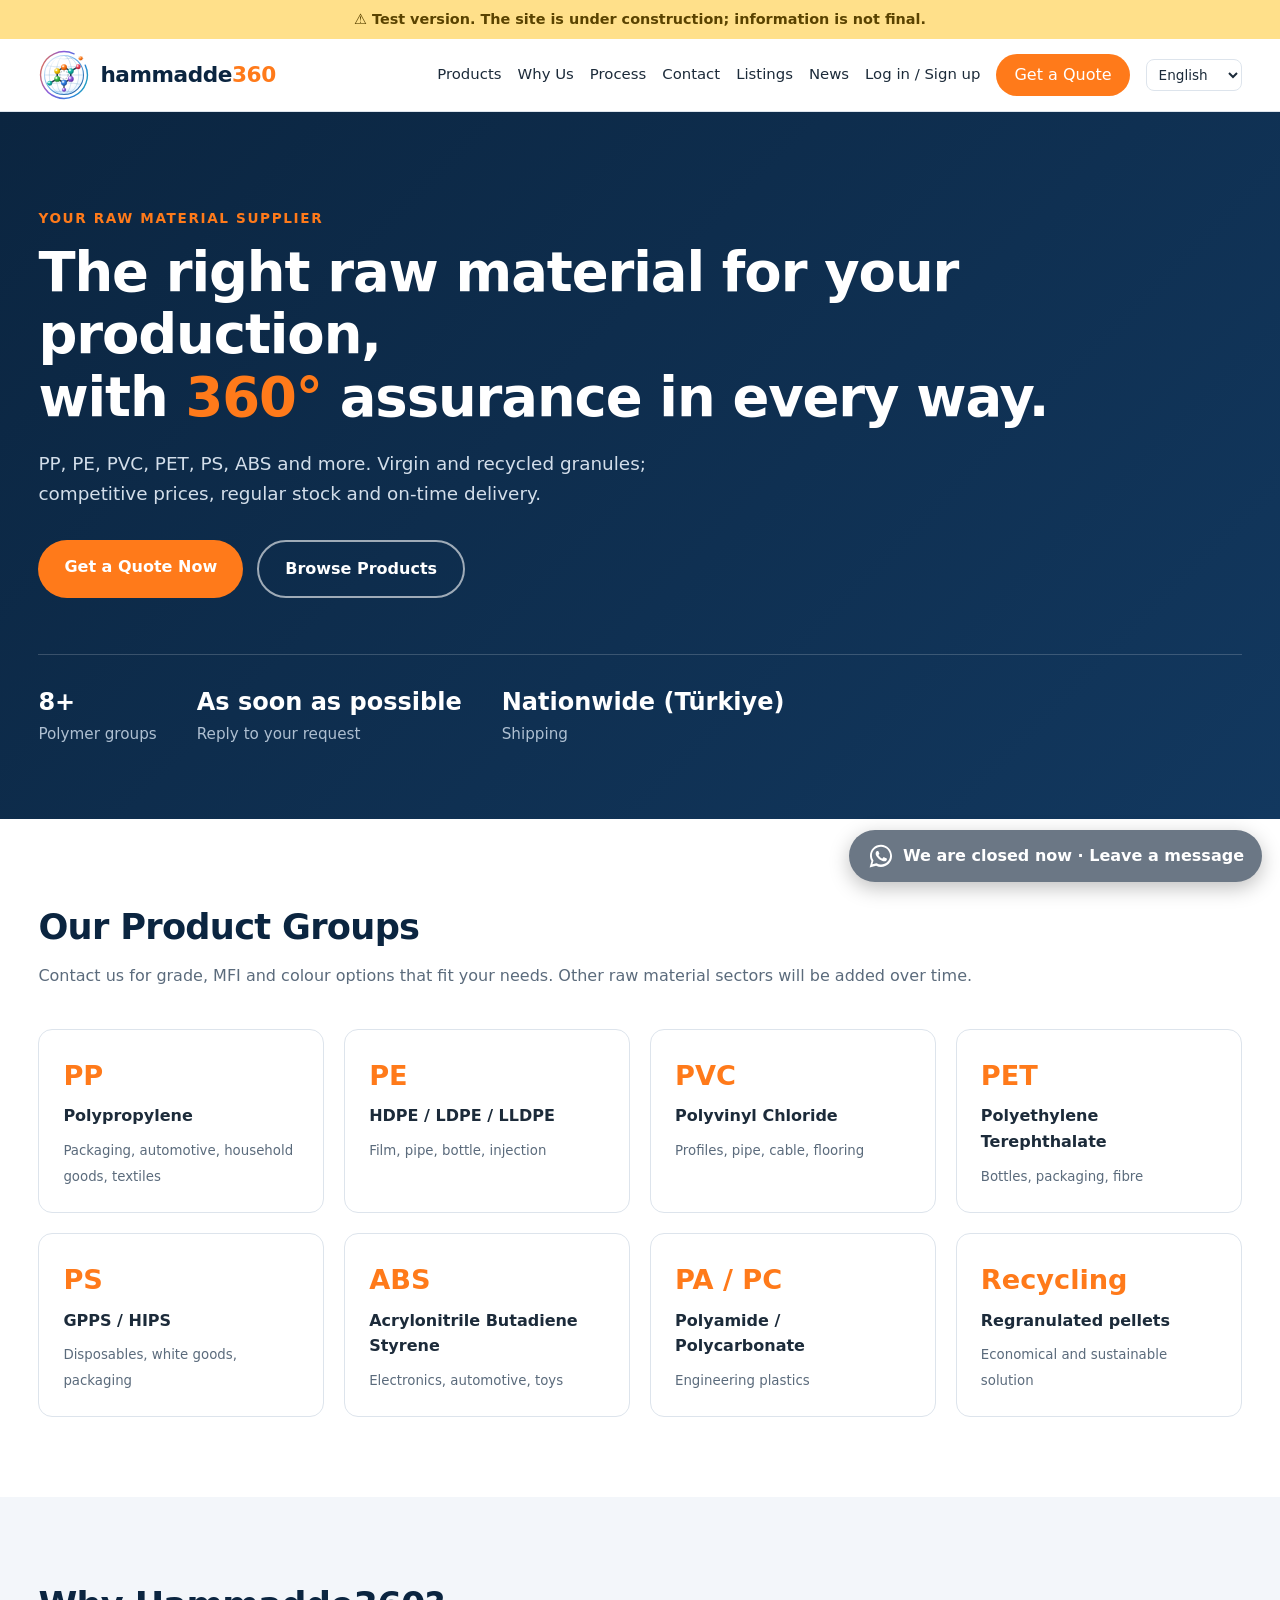
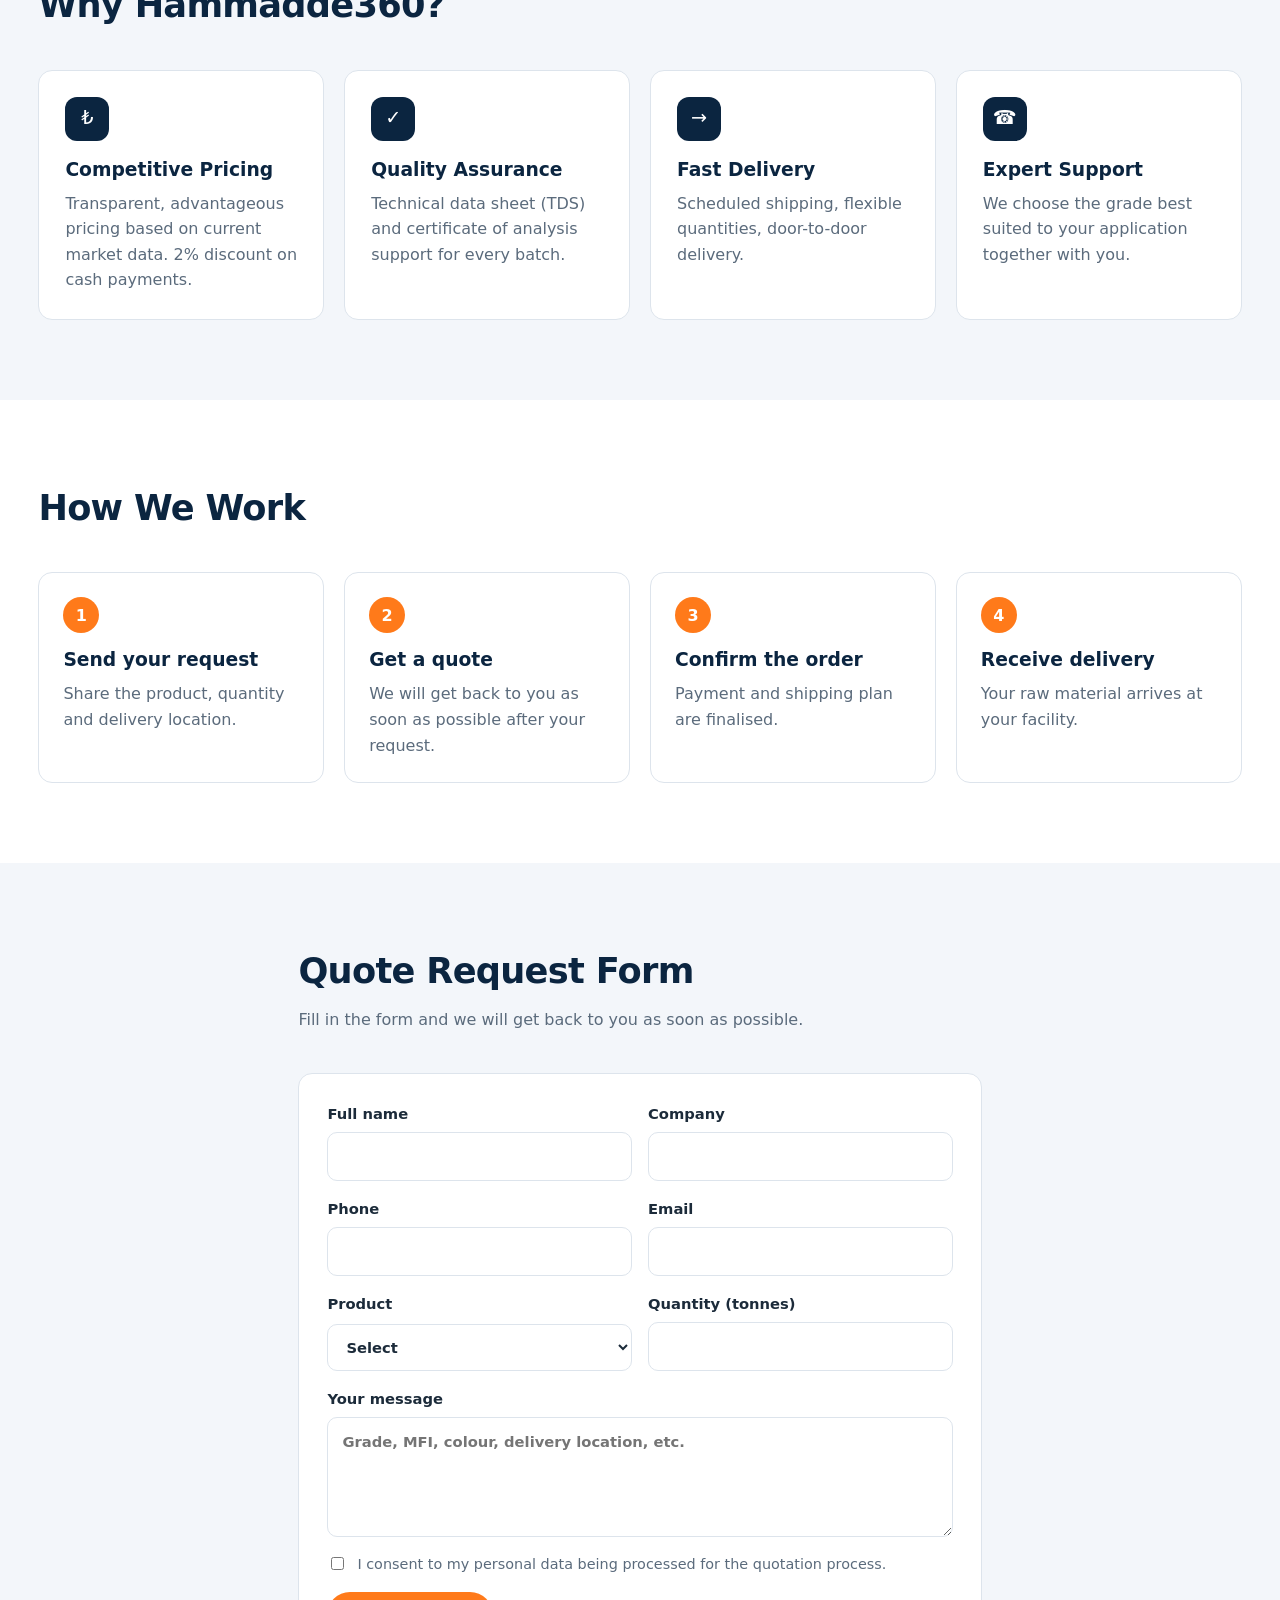
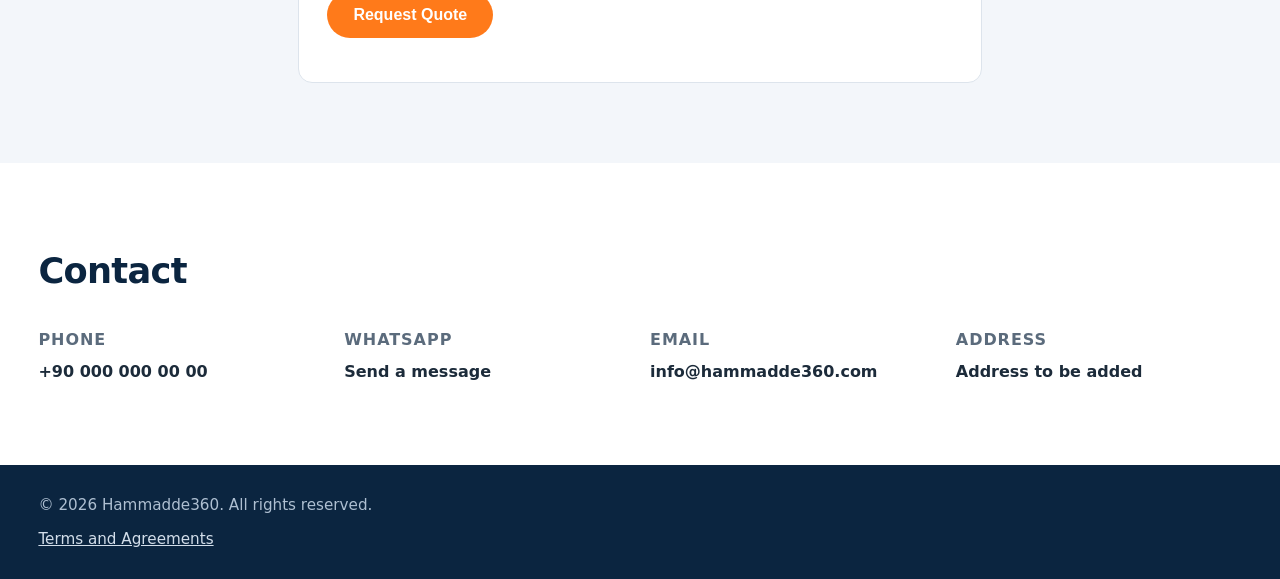
<file: index.html>
<!doctype html>
<html lang="tr">
<head>
  <meta charset="utf-8">
  <meta name="viewport" content="width=device-width, initial-scale=1">
  <meta name="robots" content="noindex, nofollow">
  <title>Hammadde360 | Hammadde Tedariği</title>
  <meta name="description" content="Hammadde360: PP, PE, PVC, PET, PS, ABS, PA ve geri dönüşümlü plastik hammadde satışı. Rekabetçi fiyat, hızlı teslimat, kaliteli tedarik.">
  <link rel="icon" type="image/svg+xml" href="img/logo.svg">
  <link rel="stylesheet" href="css/style.css">
  <script src="js/i18n-ru.js"></script>
  <script src="js/i18n.js"></script>
</head>
<body>

<div class="test-banner" role="note">⚠ Test yayınıdır. Site yapım aşamasındadır, bilgiler kesinleşmemiştir.</div>

<header class="header" id="top">
  <div class="container nav">
    <a href="#top" class="logo" aria-label="Hammadde360 ana sayfa"><img src="img/logo.svg" alt="" width="52" height="52"><span class="logo-text">hammadde<span>360</span></span></a>
    <button class="menu-btn" aria-label="Menüyü aç" aria-expanded="false">☰</button>
    <nav class="menu" id="menu">
      <a href="#urunler">Ürünler</a>
      <a href="#neden">Neden Biz</a>
      <a href="#surec">Süreç</a>
      <a href="#iletisim">İletişim</a>
      <a href="ilanlar.html">İlanlar</a>
      <a href="haberler.html">Haberler</a>
      <a href="giris.html">Giriş / Üye Ol</a>
      <a href="#teklif" class="btn btn-sm">Teklif Al</a>
    </nav>
  </div>
</header>

<main>
  <section class="hero">
    <div class="container hero-inner">
      <p class="eyebrow">Hammadde Tedarikçiniz</p>
      <h1 data-i18n-html="HERO_H1">Üretiminiz için doğru hammadde,<br>her yönüyle <em>360°</em> güvence.</h1>
      <p class="lead">PP, PE, PVC, PET, PS, ABS ve daha fazlası. Birincil ve geri dönüşümlü granüller; rekabetçi fiyat, düzenli stok ve zamanında teslimat.</p>
      <div class="hero-cta">
        <a href="#teklif" class="btn">Hemen Teklif Alın</a>
        <a href="#urunler" class="btn btn-ghost">Ürünleri İnceleyin</a>
      </div>
      <ul class="stats">
        <li><strong>8+</strong><span>Polimer grubu</span></li>
        <li><strong>En kısa sürede</strong><span>Talebinize dönüş</span></li>
        <li><strong>Türkiye geneli</strong><span>Sevkiyat</span></li>
      </ul>
    </div>
  </section>

  <section class="section" id="urunler">
    <div class="container">
      <h2>Ürün Gruplarımız</h2>
      <p class="sub">İhtiyacınıza uygun kalite, MFI ve renk seçenekleri için bizimle iletişime geçin. Diğer hammadde sektörleri zamanla eklenecektir.</p>
      <div class="grid products">
        <article class="card"><h3>PP</h3><p>Polipropilen</p><small>Ambalaj, otomotiv, ev eşyası, tekstil</small></article>
        <article class="card"><h3>PE</h3><p>HDPE / LDPE / LLDPE</p><small>Film, boru, şişe, enjeksiyon</small></article>
        <article class="card"><h3>PVC</h3><p>Polivinil Klorür</p><small>Profil, boru, kablo, zemin</small></article>
        <article class="card"><h3>PET</h3><p>Polietilen Tereftalat</p><small>Şişe, ambalaj, elyaf</small></article>
        <article class="card"><h3>PS</h3><p>GPPS / HIPS</p><small>Tek kullanımlık, beyaz eşya, ambalaj</small></article>
        <article class="card"><h3>ABS</h3><p>Akrilonitril Bütadien Stiren</p><small>Elektronik, otomotiv, oyuncak</small></article>
        <article class="card"><h3>PA / PC</h3><p>Poliamid / Polikarbonat</p><small>Mühendislik plastikleri</small></article>
        <article class="card"><h3>Geri Dönüşüm</h3><p>Rejenere granül</p><small>Ekonomik ve sürdürülebilir çözüm</small></article>
      </div>
    </div>
  </section>

  <section class="section alt" id="neden">
    <div class="container">
      <h2>Neden Hammadde360?</h2>
      <div class="grid features">
        <div class="feature"><div class="ico">₺</div><h3>Rekabetçi Fiyat</h3><p>Güncel piyasa verileriyle şeffaf ve avantajlı fiyatlandırma. Nakit ödemelerde %2 iskonto.</p></div>
        <div class="feature"><div class="ico">✓</div><h3>Kalite Güvencesi</h3><p>Her partide teknik veri sayfası (TDS) ve analiz sertifikası desteği.</p></div>
        <div class="feature"><div class="ico">→</div><h3>Hızlı Teslimat</h3><p>Planlı sevkiyat, esnek miktar seçenekleri, kapıya teslim.</p></div>
        <div class="feature"><div class="ico">☎</div><h3>Uzman Destek</h3><p>Uygulamanıza en uygun kaliteyi birlikte seçiyoruz.</p></div>
      </div>
    </div>
  </section>

  <section class="section" id="surec">
    <div class="container">
      <h2>Nasıl Çalışıyoruz?</h2>
      <ol class="steps">
        <li><b>1</b><h3>Talebinizi iletin</h3><p>Ürün, miktar ve teslim yerini paylaşın.</p></li>
        <li><b>2</b><h3>Teklif alın</h3><p>Talebinizde en kısa sürede dönüş sağlanacaktır.</p></li>
        <li><b>3</b><h3>Siparişi onaylayın</h3><p>Ödeme ve sevkiyat planı netleşir.</p></li>
        <li><b>4</b><h3>Teslim alın</h3><p>Hammaddeniz tesisinize ulaşır.</p></li>
      </ol>
    </div>
  </section>

  <section class="section" id="haberler" hidden>
    <div class="container">
      <h2>Sektörden Haberler</h2>
      <p class="sub">Plastik sektöründen güncel haberler</p>
      <div id="home-news" class="newslist"></div>
      <p><a class="btn btn-sm" href="haberler.html">Tüm haberler</a></p>
    </div>
  </section>

  <section class="section alt" id="teklif">
    <div class="container narrow">
      <h2>Teklif Talep Formu</h2>
      <p class="sub">Formu doldurun, size en kısa sürede dönüş yapalım.</p>
      <form id="quote-form" class="form" novalidate>
        <div class="row">
          <label>Ad Soyad<input name="ad" required autocomplete="name"></label>
          <label>Firma<input name="firma" autocomplete="organization"></label>
        </div>
        <div class="row">
          <label>Telefon<input name="tel" type="tel" required autocomplete="tel"></label>
          <label>E-posta<input name="email" type="email" required autocomplete="email"></label>
        </div>
        <div class="row">
          <label>Ürün
            <select name="urun" required>
              <option value="">Seçiniz</option>
              <option value="PP">PP</option><option value="PE (HDPE/LDPE/LLDPE)">PE (HDPE/LDPE/LLDPE)</option><option value="PVC">PVC</option>
              <option value="PET">PET</option><option value="PS">PS</option><option value="ABS">ABS</option>
              <option value="PA / PC">PA / PC</option><option value="Geri Dönüşümlü Granül">Geri Dönüşümlü Granül</option><option value="Diğer">Diğer</option>
            </select>
          </label>
          <label>Miktar (ton)<input name="miktar" type="number" min="0" step="0.5"></label>
        </div>
        <label>Mesajınız<textarea name="mesaj" rows="4" placeholder="Kalite, MFI, renk, teslim yeri vb."></textarea></label>
        <input type="text" name="_gotcha" class="hp" tabindex="-1" autocomplete="off" aria-hidden="true">
        <label class="check"><input type="checkbox" name="kvkk" required> <span>Kişisel verilerimin teklif sürecinde işlenmesini kabul ediyorum.</span></label>
        <button class="btn" type="submit">Teklif İste</button>
        <p class="form-note" id="form-note" role="status"></p>
      </form>
    </div>
  </section>

  <section class="section" id="iletisim">
    <div class="container">
      <h2>İletişim</h2>
      <div class="grid contact">
        <div><h3>Telefon</h3><p><a href="tel:+900000000000">+90 000 000 00 00</a></p></div>
        <div><h3>WhatsApp</h3><p><a href="https://wa.me/900000000000" target="_blank" rel="noopener">Mesaj gönderin</a></p></div>
        <div><h3>E-posta</h3><p><a href="mailto:info@hammadde360.com">info@hammadde360.com</a></p></div>
        <div><h3>Adres</h3><p>Adres bilgisi eklenecek</p></div>
      </div>
    </div>
  </section>
</main>

<footer class="footer">
  <div class="container">
    <span>© <span id="year"></span> Hammadde360. Tüm hakları saklıdır.</span>
    <div class="flinks"><a href="kosullar.html">Koşullar ve Sözleşmeler</a></div>
  </div>
</footer>

<script src="js/config.js"></script>
<script src="js/support.js"></script>
<script src="js/main.js"></script>
<script src="js/analytics.js" defer></script>
</body>
</html>
</file>
<file: css/style.css>
:root{
  --navy:#0b2540;
  --navy-2:#12385f;
  --accent:#ff7a1a;
  --accent-d:#e3650b;
  --bg:#ffffff;
  --alt:#f3f6fa;
  --text:#1c2b3a;
  --muted:#5b6b7c;
  --line:#dde4ec;
  --radius:14px;
}
*{box-sizing:border-box}
html{scroll-behavior:smooth;scroll-padding-top:72px}
body{margin:0;font-family:system-ui,-apple-system,"Segoe UI",Roboto,Arial,sans-serif;color:var(--text);background:var(--bg);line-height:1.6}
a{color:inherit}
.container{width:100%;max-width:1360px;margin:0 auto;padding:0 clamp(20px,3vw,48px)}
.narrow{max-width:760px}

/* Test banner */
.test-banner{background:#ffe08a;color:#5a4300;text-align:center;font-weight:600;font-size:.9rem;padding:8px 16px}

/* Header */
.header{position:sticky;top:0;z-index:50;background:rgba(255,255,255,.95);backdrop-filter:blur(8px);border-bottom:1px solid var(--line)}
.nav{display:flex;align-items:center;justify-content:space-between;height:72px}
.logo{font-weight:800;font-size:1.35rem;text-decoration:none;color:var(--navy);letter-spacing:-.02em}
.logo{display:flex;align-items:center;gap:10px}
.logo img{display:block}
.logo span span{color:var(--accent)}
.menu{display:flex;align-items:center;gap:24px}
.menu a{text-decoration:none;font-weight:500;color:var(--text)}
.menu a:hover{color:var(--accent)}
.menu-btn{display:none;background:none;border:0;font-size:1.6rem;cursor:pointer;color:var(--navy)}

/* Buttons */
.btn{display:inline-block;background:var(--accent);color:#fff!important;border:0;padding:14px 26px;border-radius:999px;font-weight:600;font-size:1rem;text-decoration:none;cursor:pointer;transition:background .2s,transform .2s}
.btn:hover{background:var(--accent-d);transform:translateY(-1px)}
.btn-sm{padding:8px 18px;font-size:.95rem}
.btn-ghost{background:transparent;border:2px solid rgba(255,255,255,.6)}
.btn-ghost:hover{background:rgba(255,255,255,.12)}

/* Hero */
.hero{background:linear-gradient(135deg,var(--navy),var(--navy-2));color:#fff;padding:96px 0 72px}
.eyebrow{color:var(--accent);font-weight:700;text-transform:uppercase;letter-spacing:.12em;font-size:.85rem;margin:0 0 12px}
.hero h1{font-size:clamp(2rem,5vw,3.4rem);line-height:1.15;margin:0 0 20px;letter-spacing:-.02em}
.hero h1 em{font-style:normal;color:var(--accent)}
.lead{max-width:620px;font-size:1.15rem;color:#d3deea;margin:0 0 32px}
.hero-cta{display:flex;flex-wrap:wrap;gap:14px}
.stats{list-style:none;display:flex;flex-wrap:wrap;gap:40px;margin:56px 0 0;padding:28px 0 0;border-top:1px solid rgba(255,255,255,.18)}
.stats strong{display:block;font-size:1.5rem}
.stats span{color:#aebfd1;font-size:.95rem}

/* Sections */
.section{padding:80px 0}
.section.alt{background:var(--alt)}
h2{font-size:clamp(1.6rem,3vw,2.2rem);margin:0 0 8px;color:var(--navy);letter-spacing:-.02em}
.sub{color:var(--muted);margin:0 0 40px}
h3{margin:0 0 6px;color:var(--navy)}
.grid{display:grid;gap:20px}
.products{grid-template-columns:repeat(4,1fr)}
.features{grid-template-columns:repeat(4,1fr);margin-top:36px}
.contact{grid-template-columns:repeat(4,1fr);margin-top:28px}

.card{background:#fff;border:1px solid var(--line);border-radius:var(--radius);padding:24px;transition:box-shadow .2s,transform .2s}
.card:hover{box-shadow:0 10px 28px rgba(11,37,64,.1);transform:translateY(-3px)}
.card h3{font-size:1.7rem;color:var(--accent)}
.card p{margin:0 0 8px;font-weight:600}
.card small{color:var(--muted)}

.feature{background:#fff;border-radius:var(--radius);padding:26px;border:1px solid var(--line)}
.ico{width:44px;height:44px;border-radius:12px;background:var(--navy);color:#fff;display:grid;place-items:center;font-size:1.2rem;margin-bottom:14px}
.feature p{margin:0;color:var(--muted)}

.steps{list-style:none;margin:36px 0 0;padding:0;display:grid;grid-template-columns:repeat(4,1fr);gap:20px}
.steps li{position:relative;padding:24px;border:1px solid var(--line);border-radius:var(--radius)}
.steps b{display:inline-grid;place-items:center;width:36px;height:36px;border-radius:50%;background:var(--accent);color:#fff;margin-bottom:12px}
.steps p{margin:0;color:var(--muted)}

/* Form */
.form{display:grid;gap:16px;background:#fff;padding:28px;border-radius:var(--radius);border:1px solid var(--line)}
.row{display:grid;grid-template-columns:1fr 1fr;gap:16px}
label{display:grid;gap:6px;font-weight:600;font-size:.92rem}
input,select,textarea{font:inherit;padding:12px 14px;border:1px solid var(--line);border-radius:10px;background:#fff;color:var(--text)}
input:focus,select:focus,textarea:focus{outline:2px solid var(--accent);border-color:transparent}
.form .btn{justify-self:start}
.form .btn[disabled]{opacity:.6;cursor:wait}
.hp{position:absolute;width:1px;height:1px;opacity:0;overflow:hidden;clip:rect(0,0,0,0);pointer-events:none}
label.check{display:flex;align-items:flex-start;gap:10px;font-weight:400;font-size:.9rem;color:var(--muted)}
label.check input{margin-top:4px}
.form-note.ok{color:#1c8a3a;font-weight:600}
.form-note{margin:0;font-size:.95rem;color:var(--muted)}
.form-note.err{color:#c0392b}

/* Contact */
.contact h3{font-size:1rem;color:var(--muted);text-transform:uppercase;letter-spacing:.06em}
.contact p{margin:0;font-weight:600}
.contact a{text-decoration:none}
.contact a:hover{color:var(--accent)}

.footer{background:var(--navy);color:#aebfd1;padding:28px 0;font-size:.95rem}

/* Sabit WhatsApp canlı destek */
.wa-float{position:fixed;right:18px;bottom:18px;z-index:60;display:flex;align-items:center;gap:8px;background:#25d366;color:#fff;text-decoration:none;font-weight:700;padding:12px 18px;border-radius:999px;box-shadow:0 6px 20px rgba(0,0,0,.25);transition:transform .2s,background .2s}
.wa-float:hover{background:#1ebe5a;transform:translateY(-2px)}
.wa-float.off{background:#6b7785}
.wa-float.off:hover{background:#586370}

/* Responsive */
@media (max-width:900px){
  .products,.features,.contact,.steps{grid-template-columns:repeat(2,1fr)}
}
@media (max-width:640px){
  .menu-btn{display:block}
  .menu{display:none;position:absolute;top:72px;left:0;right:0;background:#fff;flex-direction:column;align-items:flex-start;padding:16px 20px 20px;border-bottom:1px solid var(--line);gap:14px}
  .menu.open{display:flex}
  .products,.features,.contact,.steps,.row{grid-template-columns:1fr}
  .hero{padding:64px 0 48px}
  .section{padding:56px 0}
  .stats{gap:24px}
  .wa-float{right:14px;bottom:14px;padding:12px 16px;font-size:.9rem}
}

/* ===== Üyelik, ilanlar, yönetim ===== */
.who{font-size:.9rem;color:var(--muted);font-weight:600}
.gate{text-align:center;padding:60px 0}
.gate p{color:var(--muted);margin:0 0 20px;font-size:1.1rem}
.tabs{display:flex;gap:8px;margin:0 0 20px;flex-wrap:wrap}
.tab{background:#fff;border:1px solid var(--line);padding:10px 20px;border-radius:999px;font:inherit;font-weight:600;cursor:pointer;color:var(--text)}
.tab.active{background:var(--navy);color:#fff;border-color:var(--navy)}
.form[hidden],.newcat[hidden]{display:none}
fieldset.roles{border:1px solid var(--line);border-radius:10px;padding:12px 14px;display:grid;grid-template-columns:1fr 1fr;gap:12px}
fieldset.roles legend{font-weight:600;font-size:.92rem;padding:0 6px}
label.radio{display:flex;align-items:flex-start;gap:10px;font-weight:400;border:1px solid var(--line);border-radius:10px;padding:12px;cursor:pointer}
label.radio span{display:grid}
label.radio small{color:var(--muted)}
label.radio input{margin-top:4px}
.hint{margin:0;color:var(--muted);font-size:.9rem}
.hint.err{color:#c0392b;font-weight:600}
.filters{display:flex;flex-wrap:wrap;gap:12px;margin:0 0 20px}
.filters input{flex:1;min-width:200px}
.listings{grid-template-columns:repeat(3,1fr)}
.listing h3{font-size:1.15rem;margin:8px 0 4px}
.listing h3 a{text-decoration:none;color:var(--navy)}
.listing .meta,.meta{color:var(--muted);font-size:.92rem;margin:0 0 6px}
.badge{display:inline-block;background:var(--alt);color:var(--navy);border:1px solid var(--line);border-radius:999px;padding:2px 10px;font-size:.8rem;font-weight:600}
.badge.b-wait{background:#fff6dd;border-color:#f0d98a;color:#7a5b00}
.badge.b-ok{background:#e4f6ea;border-color:#a9dcb8;color:#1c6b36}
.badge.b-bad{background:#fde8e6;border-color:#f1b5af;color:#9b2c20}
.price{margin:10px 0}
.price strong{font-size:1.4rem;color:var(--navy)}
.price s{color:var(--muted);margin-right:6px}
.price .camp{color:var(--accent-d)}
.price small{color:var(--muted)}
.price.big strong{font-size:2rem}
.lactions{display:flex;align-items:center;gap:10px;flex-wrap:wrap;margin-top:12px}
.wa-btn{display:inline-flex;align-items:center;gap:6px;background:#25d366;color:#fff;text-decoration:none;font-weight:600;font-size:.95rem;padding:8px 16px;border-radius:999px}
.wa-btn:hover{background:#1ebe5a}
.pricebox{display:flex;align-items:center;justify-content:space-between;gap:16px;flex-wrap:wrap;background:var(--alt);border:1px solid var(--line);border-radius:var(--radius);padding:18px 22px;margin:16px 0}
.wa-cta{background:#25d366}
.wa-cta:hover{background:#1ebe5a}
.facts{display:flex;gap:32px;flex-wrap:wrap;margin:16px 0}
.facts dt{color:var(--muted);font-size:.85rem;text-transform:uppercase;letter-spacing:.05em}
.facts dd{margin:0;font-weight:600}
.desc{white-space:pre-wrap}
.tablewrap{overflow-x:auto}
.table{width:100%;border-collapse:collapse;background:#fff;border:1px solid var(--line);border-radius:10px;font-size:.92rem}
.table th,.table td{padding:10px 12px;text-align:left;border-bottom:1px solid var(--line);vertical-align:top}
.table th{background:var(--alt);font-weight:700;white-space:nowrap}
.acard{background:#fff;border:1px solid var(--line);border-radius:var(--radius);padding:20px;margin:0 0 16px}
.acard header{display:flex;justify-content:space-between;gap:12px;align-items:baseline}
.acard h3{margin:0 0 8px;font-size:1.1rem}
.agrid{display:grid;grid-template-columns:repeat(3,1fr);gap:14px;margin:12px 0}
.actions{display:flex;gap:10px;flex-wrap:wrap;margin-top:12px}
.btn-dark{background:var(--navy)}
.btn-dark:hover{background:var(--navy-2)}
.btn-danger{background:#c0392b}
.btn-danger:hover{background:#a5311f}
@media (max-width:900px){.listings{grid-template-columns:repeat(2,1fr)}.agrid{grid-template-columns:repeat(2,1fr)}}
@media (max-width:640px){.listings,.agrid,fieldset.roles{grid-template-columns:1fr}}

.fxbar{background:var(--navy);color:#d3deea;text-align:center;font-size:.85rem;padding:6px 16px}
.fxbar b{color:#fff}
.tlp{color:var(--muted);font-size:.85rem;margin-top:2px}

/* Sabit TCMB kur tablosu */
.fxbox{position:fixed;left:14px;bottom:14px;z-index:60;background:#fff;border:1px solid var(--line);border-radius:12px;box-shadow:0 6px 20px rgba(0,0,0,.18);font-size:.82rem;max-width:calc(100vw - 150px);overflow:hidden}
.fx-head{display:flex;justify-content:space-between;align-items:center;gap:14px;width:100%;background:var(--navy);color:#fff;border:0;padding:8px 12px;font:inherit;font-weight:700;cursor:pointer}
.fx-body{padding:8px 12px 10px}
.fx-title{font-weight:700;color:var(--navy);margin:6px 0 4px}
.fxbox table{border-collapse:collapse;width:100%}
.fxbox th,.fxbox td{padding:3px 8px;text-align:right;border-bottom:1px solid var(--line)}
.fxbox th:first-child,.fxbox td:first-child{text-align:left;font-weight:700}
.fxbox th{color:var(--muted);font-weight:600}
.fx-note{color:var(--muted);font-size:.72rem;margin-top:8px;max-width:260px}

.cashnote{color:#1c6b36;font-size:.85rem;font-weight:600;margin-top:4px}

/* Dil seçici */
.langsel{font:inherit;font-size:.85rem;padding:6px 8px;border:1px solid var(--line);border-radius:8px;background:#fff;color:var(--text);cursor:pointer}

/* Arapça (sağdan sola) */
[dir=rtl] body{font-family:system-ui,"Segoe UI",Tahoma,Arial,sans-serif}
[dir=rtl] .fxbox{left:auto;right:14px}
[dir=rtl] .wa-float{right:auto;left:18px}
[dir=rtl] .table th,[dir=rtl] .table td{text-align:right}
[dir=rtl] .fxbox th,[dir=rtl] .fxbox td{text-align:left}
[dir=rtl] .fxbox th:first-child,[dir=rtl] .fxbox td:first-child{text-align:right}
[dir=rtl] .price s{margin-right:0;margin-left:6px}
[dir=rtl] a[href^="tel:"],[dir=rtl] a[href^="mailto:"]{direction:ltr;unicode-bidi:embed}
[dir=rtl] input[type=email],[dir=rtl] input[type=tel],[dir=rtl] input[type=password]{direction:ltr;text-align:right}
@media (max-width:640px){[dir=rtl] .wa-float{left:14px;right:auto}[dir=rtl] .fxbox{right:14px}}

/* Katalog */
.chips{display:flex;flex-wrap:wrap;gap:6px;margin:6px 0 0}
.chip{background:var(--alt);border:1px solid var(--line);border-radius:999px;padding:2px 10px;font-size:.8rem;color:var(--text)}
.caps{text-transform:uppercase}
.ask{margin-top:8px;padding:10px;background:#fff6dd;border:1px solid #f0d98a;border-radius:10px}
.ask div{margin-bottom:8px;font-weight:600}
.lt{font-weight:600}
.facts{flex-wrap:wrap}

/* Uzun dillerde (RU/FR) menü sığsın */
.menu a{white-space:nowrap}
.logo{flex-shrink:0;margin-right:12px}
html:not([lang=tr]) .menu{gap:16px}
html:not([lang=tr]) .menu a:not(.btn){font-size:.93rem}
@media (max-width:1000px){
  .menu-btn{display:block}
  .menu{display:none;position:absolute;top:72px;left:0;right:0;background:#fff;flex-direction:column;align-items:flex-start;padding:16px 20px 20px;border-bottom:1px solid var(--line);gap:14px}
  .menu.open{display:flex}
}

/* hidden özelliği, display:grid veren kurallar tarafından ezilmesin */
[hidden]{display:none!important}

/* Üyelik: ürün grubu seçimi */
fieldset.interests{border:1px solid var(--line);border-radius:10px;padding:12px 14px;margin:0}
fieldset.interests legend{font-weight:600;font-size:.92rem;padding:0 6px}
.isec{margin:6px 0}
.ilist{display:flex;flex-wrap:wrap;gap:6px 18px;margin-top:4px}
.ilist label.check{margin:0}

/* Ajan ofisi */
.dot{display:inline-block;width:10px;height:10px;border-radius:50%;background:#aab4bf;vertical-align:middle}
.dot.green{background:#22a559}.dot.yellow{background:#e0a100}.dot.red{background:#d33f2f}.dot.grey{background:#aab4bf}
.agchips{margin-bottom:16px}
.agrid4{display:grid;grid-template-columns:repeat(auto-fill,minmax(200px,1fr));gap:12px;margin:12px 0}
.agcard{cursor:pointer;padding:16px}
.agcard h3{font-size:1rem;margin:0 0 4px}
tr.ev.error td{color:#9b2c20}tr.ev.warn td{color:#7a5b00}tr.ev.ok td{color:#1c6b36}

/* Haberler */
.newslist{display:grid;grid-template-columns:repeat(3,1fr);gap:20px;margin:20px 0}
.newsitem h3{font-size:1.05rem;margin:8px 0}
.newsitem p{margin:0 0 8px}
@media (max-width:900px){.newslist{grid-template-columns:repeat(2,1fr)}}
@media (max-width:640px){.newslist{grid-template-columns:1fr}}

/* Palet bazlı fiyat */
fieldset.tiers{border:1px solid var(--line);border-radius:10px;padding:12px 14px;margin:0;display:grid;gap:8px}
fieldset.tiers legend{font-weight:600;font-size:.92rem;padding:0 6px}
.tier-row{display:grid;grid-template-columns:1fr 1fr 1fr;gap:10px;align-items:center}
.tier-row span{font-size:.9rem;color:var(--muted)}
.ptable td,.ptable th{white-space:nowrap}
.calc{display:flex;gap:16px;flex-wrap:wrap;align-items:flex-end;background:var(--alt);border:1px solid var(--line);border-radius:var(--radius);padding:14px 16px;margin:12px 0}
.calc label{max-width:140px}
.calc #calc-out{flex:1;min-width:220px}
.chip-hi{background:var(--accent);color:#fff;border-color:var(--accent)}
.filters input[type=number]{flex:0 1 130px;min-width:110px}
@media (max-width:640px){.tier-row{grid-template-columns:1fr}}

/* Geniş ekranlarda ilan kartları 4 sütun */
@media (min-width:1280px){.listings{grid-template-columns:repeat(4,1fr)}}

/* Koşullar sayfası + altbilgi bağlantıları */
.legal h2{margin-top:32px;scroll-margin-top:90px}
.legal ol{padding-left:22px}.legal li{margin:8px 0;line-height:1.6}
.draft-note{background:#fff7e0;border:1px solid #f0d78a;border-radius:10px;padding:12px 14px;font-size:.92rem}
.toc{display:flex;flex-wrap:wrap;gap:8px 16px;margin:16px 0 8px}
.toc a{font-weight:600}
.footer .flinks{display:flex;flex-wrap:wrap;gap:6px 18px;margin-top:10px}
.footer .flinks a{color:#d3deea;text-decoration:underline}

/* Nasıl çalışır / SSS */
.legal ol.steps{counter-reset:s;list-style:none;padding:0;margin:20px 0 28px;display:grid;gap:12px}
.legal ol.steps li{counter-increment:s;position:relative;background:#fff;border:1px solid var(--line);border-radius:12px;padding:14px 16px 14px 56px;line-height:1.55}
.legal ol.steps li::before{content:counter(s);position:absolute;left:14px;top:12px;width:30px;height:30px;border-radius:50%;background:var(--navy);color:#fff;display:flex;align-items:center;justify-content:center;font-weight:700}
.faq details{background:#fff;border:1px solid var(--line);border-radius:10px;margin:8px 0;padding:0 16px}
.faq summary{cursor:pointer;font-weight:600;padding:14px 0;list-style:none}
.faq summary::-webkit-details-marker{display:none}
.faq summary::after{content:"+";float:right;font-weight:700}
.faq details[open] summary::after{content:"−"}
.faq details p{margin:0 0 14px;line-height:1.6;color:var(--muted)}

/* Stok durumu etiketleri */
.chip-ok{background:#dcfae6;color:#067647;border-color:#abefc6}
.chip-warn{background:#fff4d6;color:#8a5a00;border-color:#f0d78a}

/* Favoriler */
.listing{position:relative}
.fav-btn{position:absolute;top:10px;right:12px;background:transparent;border:0;font-size:1.5rem;line-height:1;cursor:pointer;color:#b88a00;padding:4px}
.fav-btn.on{color:#e0a800}
.fav-btn:disabled{opacity:.5}
.chg{display:inline-block;margin:4px 6px 4px 0;padding:3px 10px;border-radius:999px;font-size:.82rem;font-weight:600}
.chg-down{background:#dcfae6;color:#067647}.chg-up{background:#fee4e2;color:#b42318}.chg-info{background:#e0ecff;color:#1d4ed8}
.favcard .actions{margin-top:10px;display:flex;gap:8px;flex-wrap:wrap}

/* Ana sayfa canlı ürün kartları */
.pcard{display:flex;flex-direction:column}
.pcard .pfam{color:var(--muted);font-weight:600;letter-spacing:.02em}
.pcard h3{margin:6px 0 8px}
.pcard p{margin:0 0 10px;color:var(--muted);line-height:1.5}
.ptags{display:flex;flex-wrap:wrap;gap:6px}
.ptag{background:#eef3f9;color:var(--navy);border-radius:999px;padding:3px 10px;font-size:.8rem;font-weight:600}
.ptag.pgrade{background:#fff;border:1px solid var(--line);font-weight:500}
.pfoot{margin-top:auto;padding-top:12px;display:flex;justify-content:space-between;align-items:center;border-top:1px solid var(--line)}
.pfoot a{font-weight:700}
.pcount{color:var(--muted);font-size:.9rem;font-weight:600}

/* ===== Mobil düzenlemeler ===== */
@media (max-width:640px){
  html,body{overflow-x:hidden}
  .test-banner{font-size:.78rem;padding:6px 12px;line-height:1.35}
  .fxbar{font-size:.76rem;padding:5px 12px;line-height:1.4}
  .fxbar .fxnote{display:none}
  .nav{height:64px}
  .menu{top:64px}
  .logo img{width:40px;height:40px}
  .logo{font-size:1.2rem;gap:8px}
  .container{padding:0 16px}
  .hero{padding:48px 0 40px}
  .hero-cta .btn{flex:1 1 100%;text-align:center}
  .stats{gap:18px 28px;margin-top:36px}
  .section{padding:44px 0}
  .sub{margin-bottom:28px}
  .form{padding:18px}
  .form .btn{justify-self:stretch;text-align:center}
  /* filtreler: 2 sütun, aynı genişlik */
  .filters{display:grid;grid-template-columns:1fr 1fr;gap:10px}
  .filters input,.filters select{width:100%;min-width:0;flex:none}
  .filters input[type=search],.filters input[type=text]:first-child{grid-column:1/-1}
  .filters input[type=number]{flex:none;min-width:0}
  /* fiyat ve bilgi alanları */
  .price.big strong{font-size:1.7rem}
  .facts{gap:16px 24px}
  /* sabit butonlar içeriğin üstüne binmesin */
  .wa-float{width:52px;height:52px;padding:0;justify-content:center;right:12px;bottom:12px}
  .wa-float span,.wa-float .wa-txt{display:none}
  .fxbox{left:12px;bottom:12px;max-width:calc(100vw - 88px)}
  .fx-head{padding:7px 10px;font-size:.78rem}
  body{padding-bottom:72px}
  .footer{padding-bottom:84px}
  .table,.ptable{display:block;overflow-x:auto;-webkit-overflow-scrolling:touch}
  .calc label{max-width:none;flex:1 1 40%}
  .tabs{overflow-x:auto;flex-wrap:nowrap;padding-bottom:4px}
  .tab{white-space:nowrap}
  .card{padding:18px}
}

/* İki aşamalı doğrulama */
.mfa-steps{text-align:left;max-width:520px;margin:0 auto 16px;padding-left:22px}
.mfa-steps li{margin:6px 0}
.mfa-steps code{background:var(--alt);padding:2px 6px;border-radius:6px;word-break:break-all}
.mfa-qr{margin:0 0 16px}
.mfa-qr img{background:#fff;border:1px solid var(--line);border-radius:10px;padding:8px}

/* Okunaklı yazı: kartlarda ve fiyat alanlarında küçük punto kalmasın */
.price small,.price small *,.listing .meta,.meta,.cashnote,.hint,.facts dd small,.fx-note,.tier-row span,.form-note{font-size:1rem}
.chip,.badge,.ptag,.chg,.pcount{font-size:.95rem;padding-top:4px;padding-bottom:4px}
.facts dt{font-size:.95rem}
.wa-btn,.btn-sm{font-size:1rem}
.table,.table td,.table th{font-size:1rem}
@media (max-width:640px){
  .fxbar,.test-banner{font-size:.9rem}
  .fx-head{font-size:.9rem}
}

/* Ajan ofisi sahnesi + CEO sohbeti (yönetim paneli) */
.scene{overflow:auto;-webkit-overflow-scrolling:touch;background:#1b1530;border-radius:14px;border:2px solid #0f0a1c;max-width:820px}
.sc{position:relative}.sc svg{display:block}.mz{cursor:pointer}
.bb{position:absolute;transform:translate(-50%,-100%);background:#fff8ea;border:2px solid #6b4b2a;border-radius:7px;padding:2px 7px 3px;text-align:left;font-family:inherit;white-space:nowrap;min-width:78px;box-shadow:0 2px 0 rgba(0,0,0,.3);cursor:pointer}
.bb i{display:block;font-style:normal;font-size:9px;font-weight:800;letter-spacing:.05em}.bb b{display:block;font-size:11px;color:#2a1c10}
.bb.ok i{color:#1a8a4a}.bb.warn i{color:#b86e00}.bb.bad i{color:#c0392b}.bb.off i{color:#7b7b8a}.bb.off{background:#ece6f2;border-color:#5a5170}
.bb::after{content:"";position:absolute;left:50%;bottom:-8px;margin-left:-5px;border:5px solid transparent;border-top-color:#6b4b2a;border-bottom:0}
@keyframes bob{0%,100%{transform:translateY(0)}50%{transform:translateY(-2.5px)}}
.bob{animation:bob 1.1s ease-in-out infinite}
.ceoweb{max-width:760px}.ceohead{display:flex;justify-content:space-between;align-items:center;margin-bottom:8px}
.cmsgs{display:flex;flex-direction:column;gap:8px;height:52vh;min-height:300px;overflow:auto;background:#fff;border:1px solid var(--line);border-radius:12px;padding:12px}
.cb{max-width:80%;padding:9px 12px;border-radius:14px;line-height:1.45}.cb small{display:block;font-size:.75rem;opacity:.65;margin-top:3px}
.cb.me{align-self:flex-end;background:var(--navy);color:#fff;border-bottom-right-radius:4px}
.cb.ai{align-self:flex-start;background:var(--alt);border:1px solid var(--line);border-bottom-left-radius:4px}
.cb.typing{color:var(--muted);font-style:italic}
.cform{display:flex;gap:8px;align-items:flex-end;margin-top:8px}.cform textarea{flex:1;border:1px solid var(--line);border-radius:12px;padding:10px 12px;font:inherit;resize:vertical}

.jform{display:flex;gap:8px;flex-wrap:wrap;margin:10px 0}.jform input[name=t],.jform input[name=b]{flex:1;min-width:200px}.jform input,.jform select{border:1px solid var(--line);border-radius:10px;padding:9px 10px;font:inherit}
</file>
